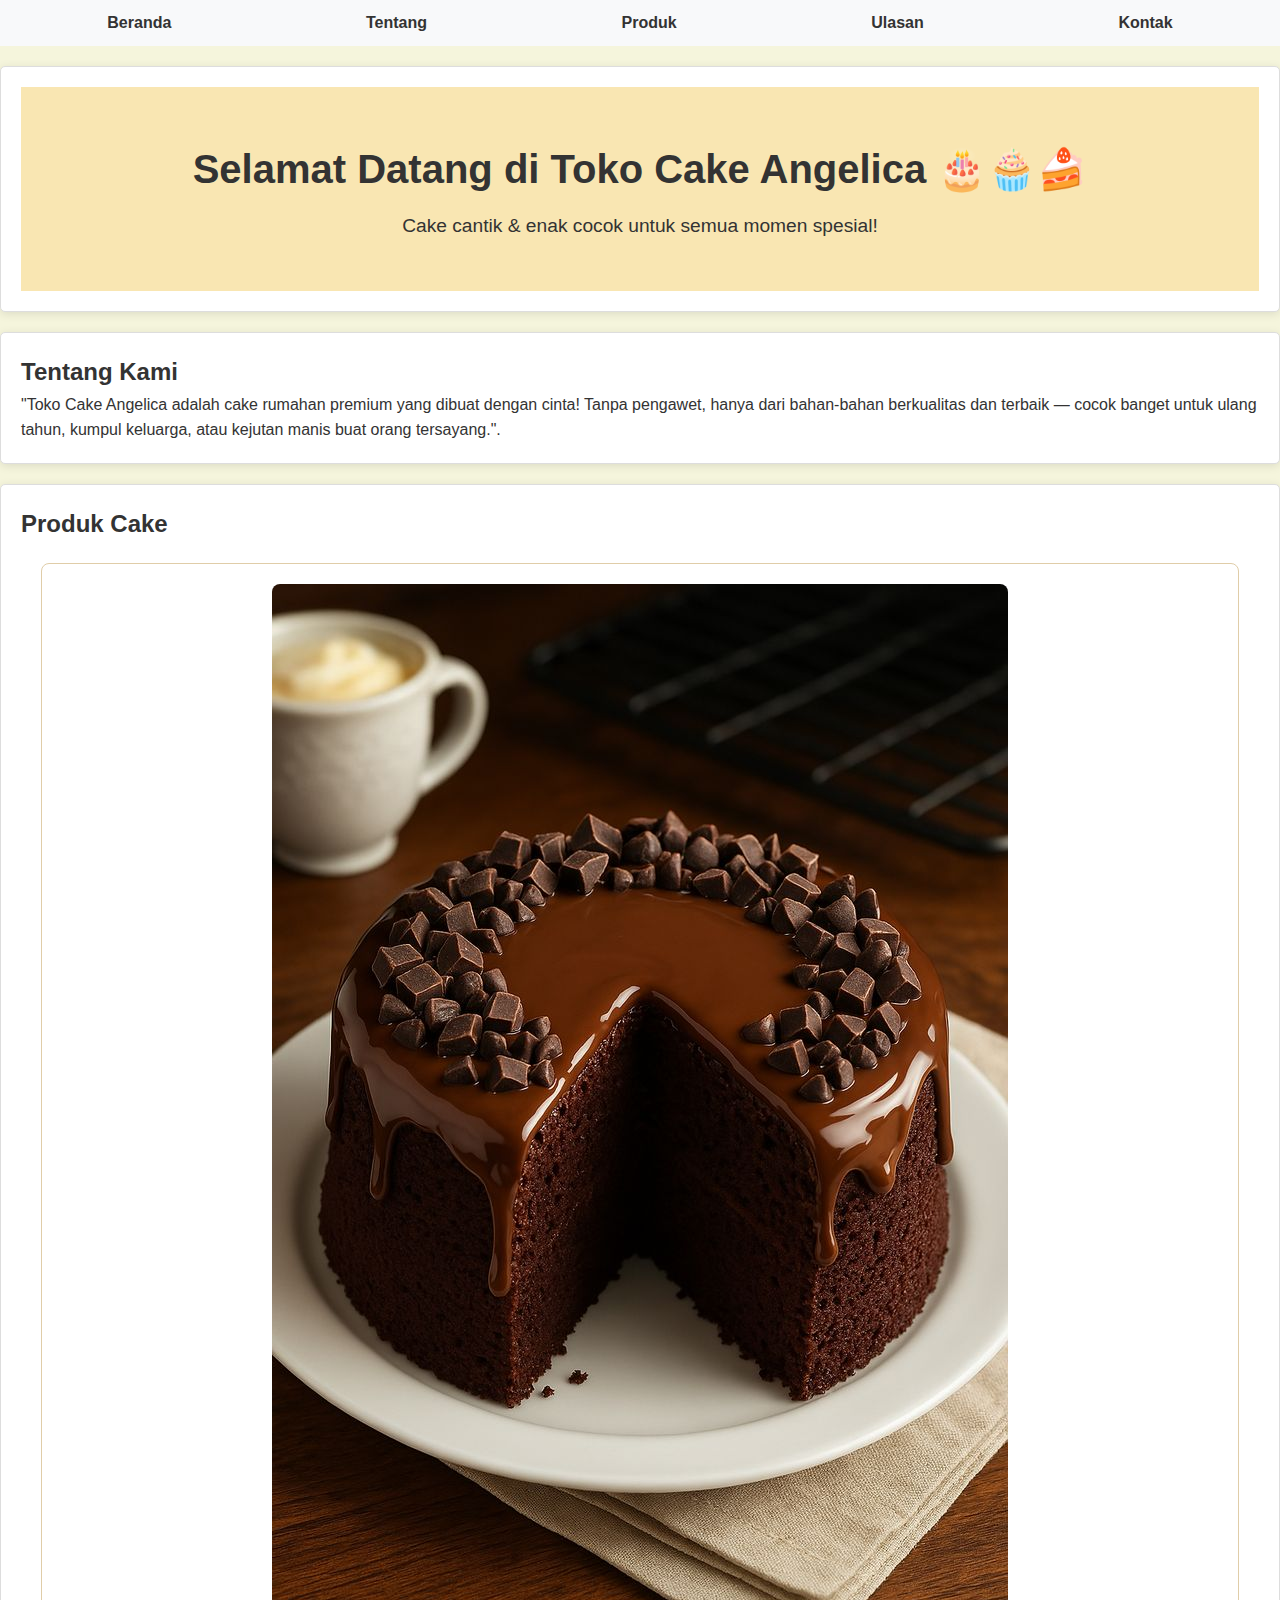
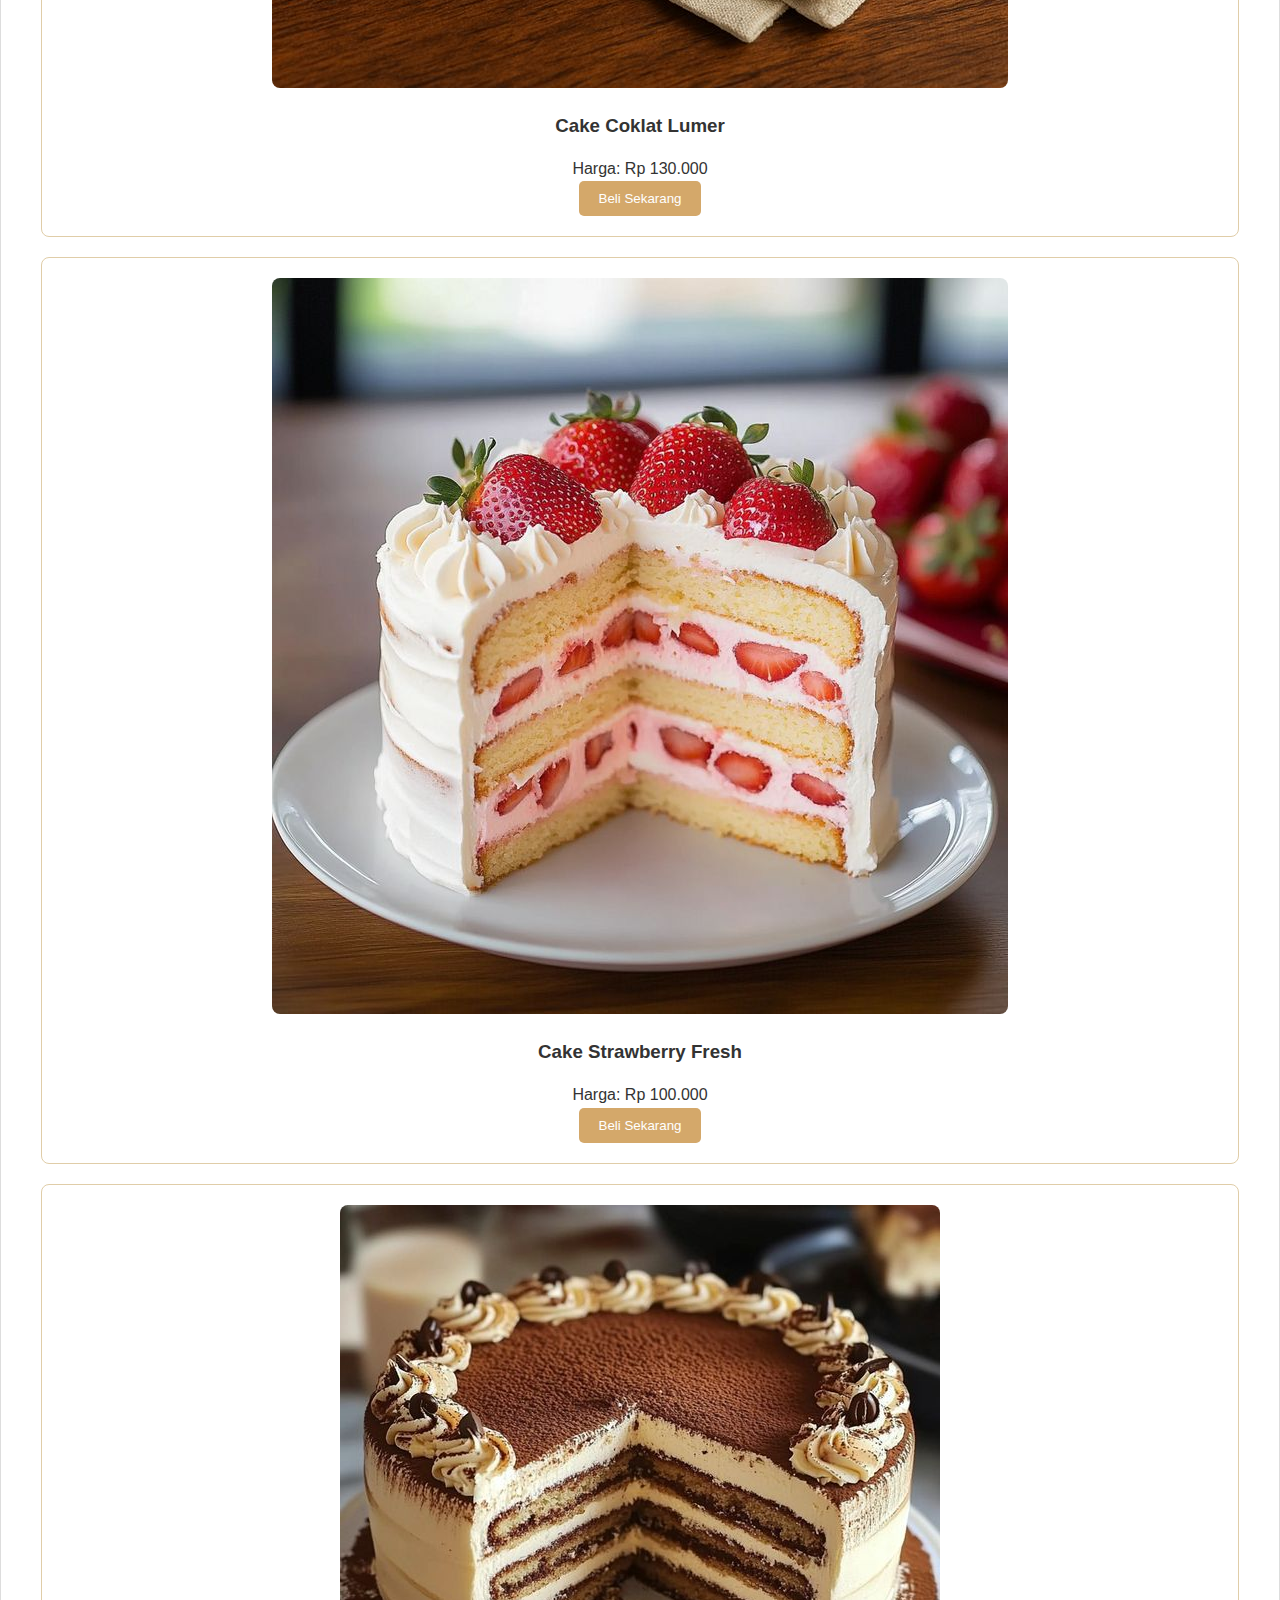
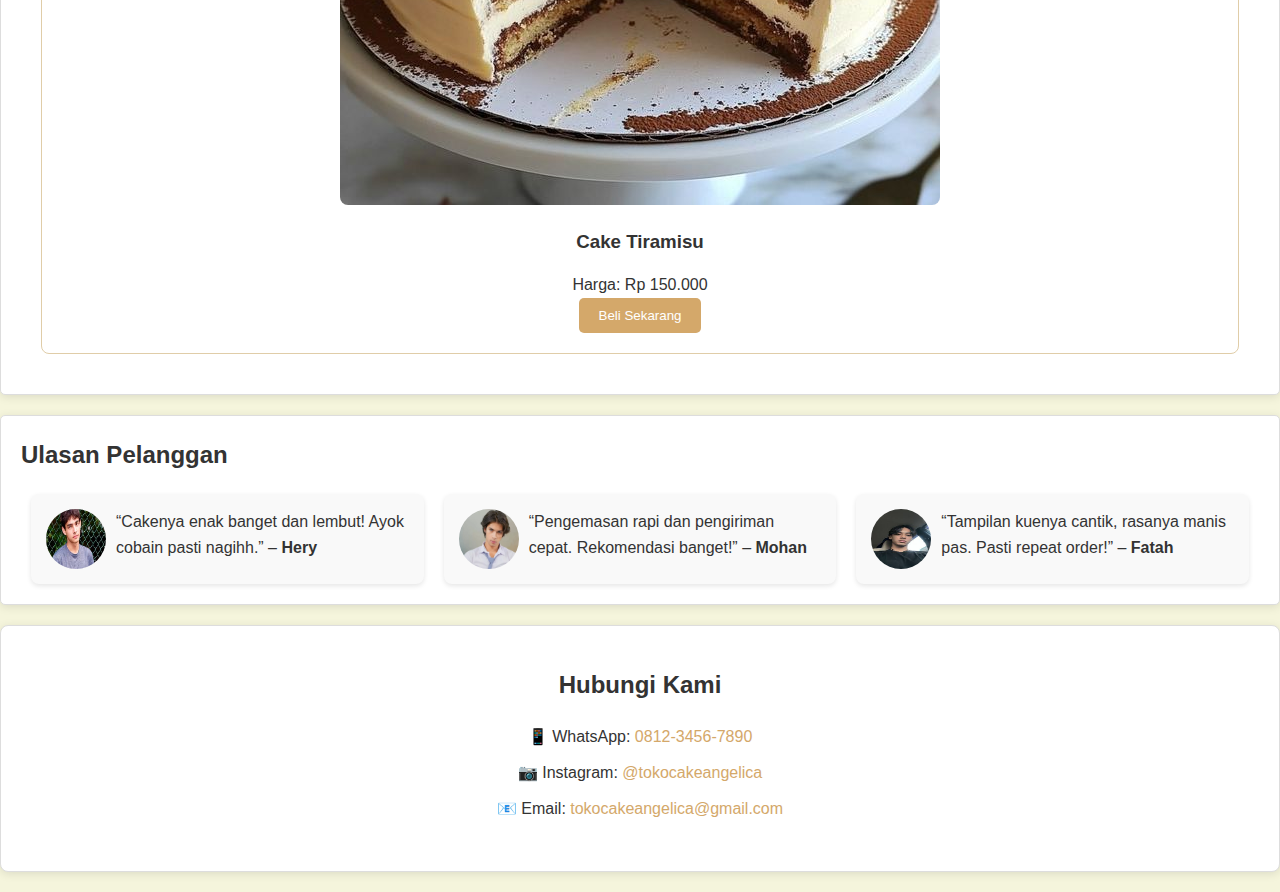
<file: index.html>
<!DOCTYPE html>
<html lang="en">
  <head>
    <meta charset="UTF-8" />
    <meta name="viewport" content="width=device-width, initial-scale=1.0" />
    <title>Toko Cake Angelica</title>
    <link rel="stylesheet" href="style.css" />
  </head>
  <body>
    <nav>
      <ul>
        <li><a href="#beranda">Beranda</a></li>
            <li><a href="#tentang">Tentang</a></li>
            <li><a href="#produk">Produk</a></li>
            <li><a href="#ulasan">Ulasan</a></li>
            <li><a href="#kontak">Kontak</a></li>
      </ul>
    </nav>

    <section id="beranda">
      <header>
        <h1>Selamat Datang di Toko Cake Angelica 🎂🧁🍰</h1>
        <p>Cake cantik & enak cocok untuk semua momen spesial!</p>
      </header>
    </section>

    <section id="tentang">
      <h2>Tentang Kami</h2>
      <p>
        "Toko Cake Angelica adalah cake rumahan premium yang dibuat dengan cinta! Tanpa pengawet, hanya dari bahan-bahan berkualitas dan terbaik — cocok banget untuk ulang tahun, kumpul keluarga, atau kejutan manis buat orang tersayang.".
      </p>
    </section>

    <section id="produk">
      <h2>Produk Cake</h2>
      <div class="produk-item">
        <img src="cake 1.jpg" alt="Cake Coklat" />
        <h3>Cake Coklat Lumer</h3>
        <p>Harga: Rp 130.000</p>
        <button>Beli Sekarang</button>
      </div>
      <div class="produk-item">
        <img src="cake 2.jpg" alt="Cake Strawberry" />
        <h3>Cake Strawberry Fresh</h3>
        <p>Harga: Rp 100.000</p>
        <button>Beli Sekarang</button>
      </div>
      <div class="produk-item">
        <img src="cake 3.jpg" alt="Cake Tiramisu" />
        <h3>Cake Tiramisu</h3>
        <p>Harga: Rp 150.000</p>
        <button>Beli Sekarang</button>
      </div>
    </section>

    <section id="ulasan">
      <h2>Ulasan Pelanggan</h2>
      <div class="ulasan-container">
        <div class="ulasan">
          <img src="hary.jpg" alt="Foto hery" class="ulasan-foto" />
          <p>“Cakenya enak banget dan lembut! Ayok cobain pasti nagihh.” – <strong>Hery</strong></p>
        </div>
        <div class="ulasan">
          <img src="mohan.webp" alt="Foto mohan" class="ulasan-foto" />
          <p>“Pengemasan rapi dan pengiriman cepat. Rekomendasi banget!” – <strong>Mohan</strong></p>
        </div>
        <div class="ulasan">
          <img src="fatah.jpg" alt="Foto fatah" class="ulasan-foto" />
          <p>“Tampilan kuenya cantik, rasanya manis pas. Pasti repeat order!” – <strong>Fatah</strong></p>
        </div>
      </div>
    </section>

    <section id="kontak">
      <h2>Hubungi Kami</h2>
      <p>📱 WhatsApp: <a href="https://wa.me/6281234567890" target="_blank">0812-3456-7890</a></p>
      <p>📷 Instagram: <a href="https://instagram.com/tokocakeangelica" target="_blank">@tokocakeangelica</a></p>
      <p>📧 Email: <a href="https://Email.com/tokocakeangelica" target="_blank">tokocakeangelica@gmail.com</a></p>
    </section>

  </body>
</html>
</file>
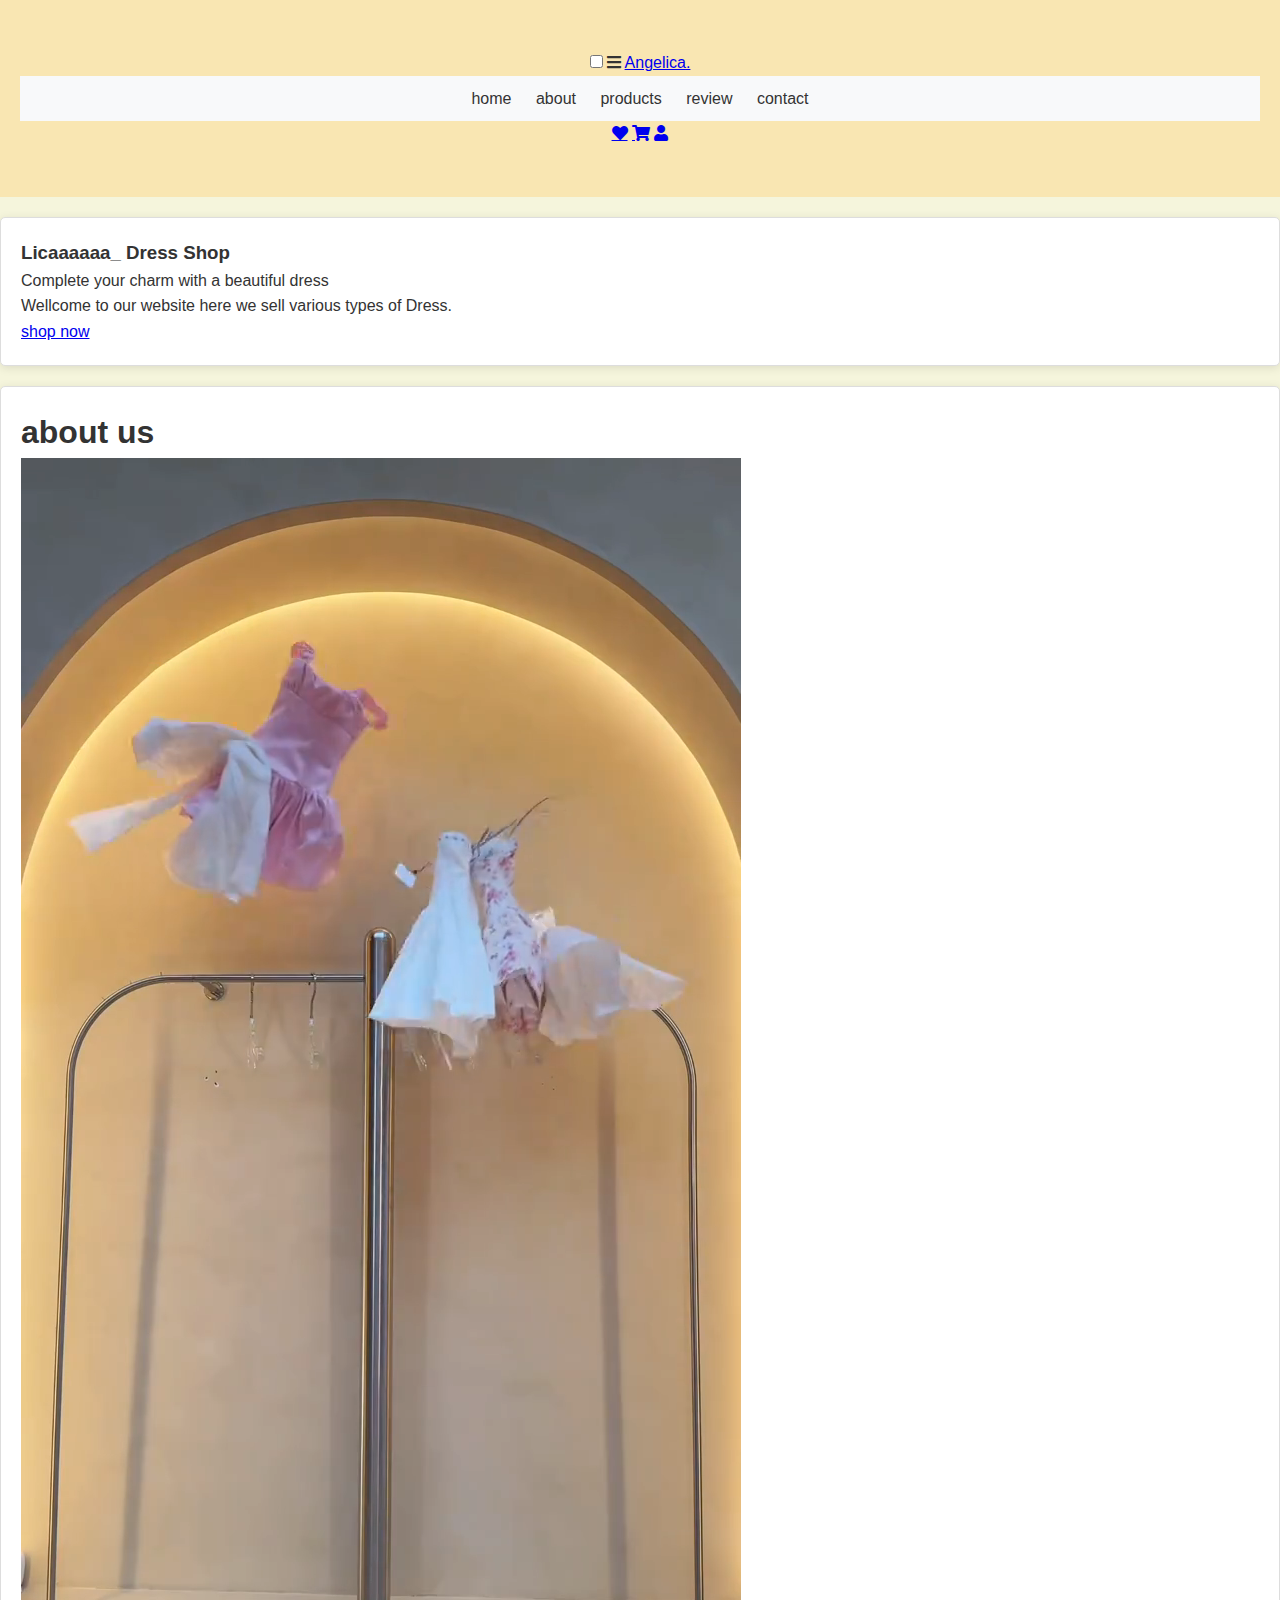
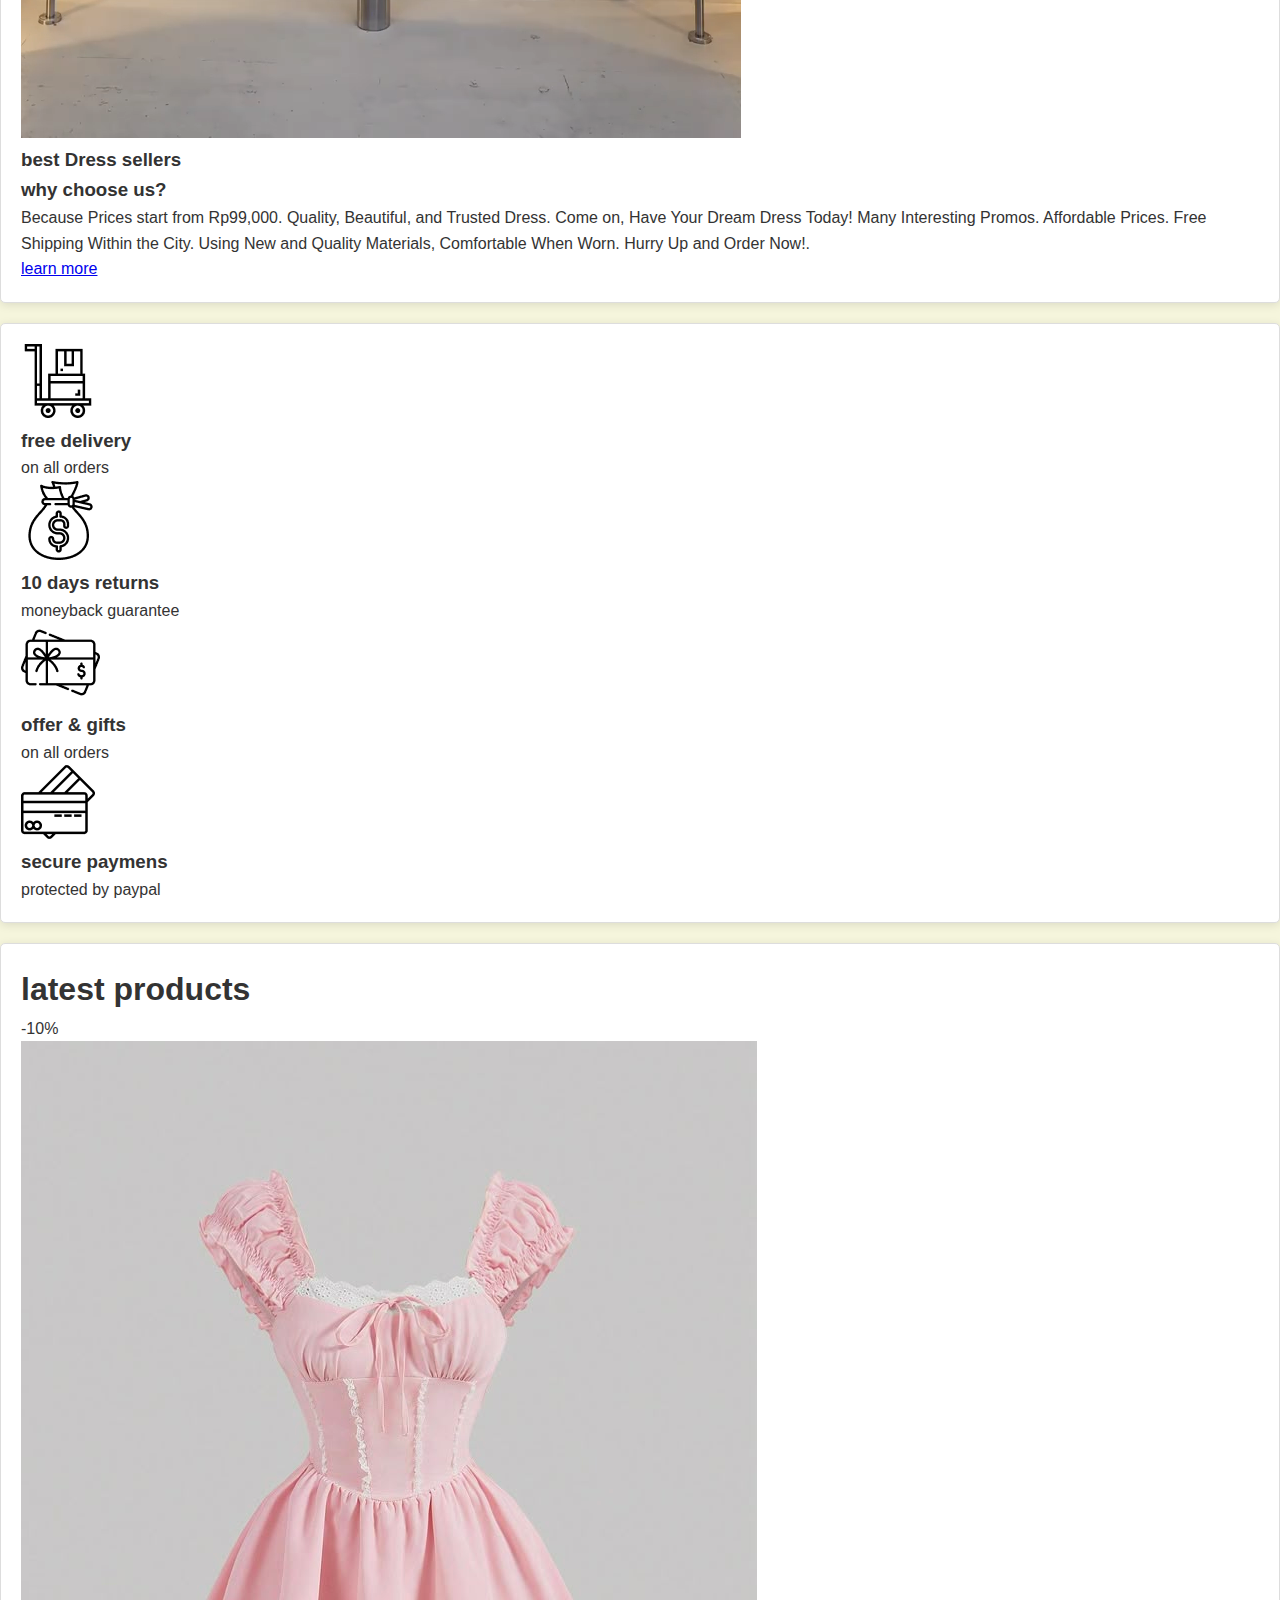
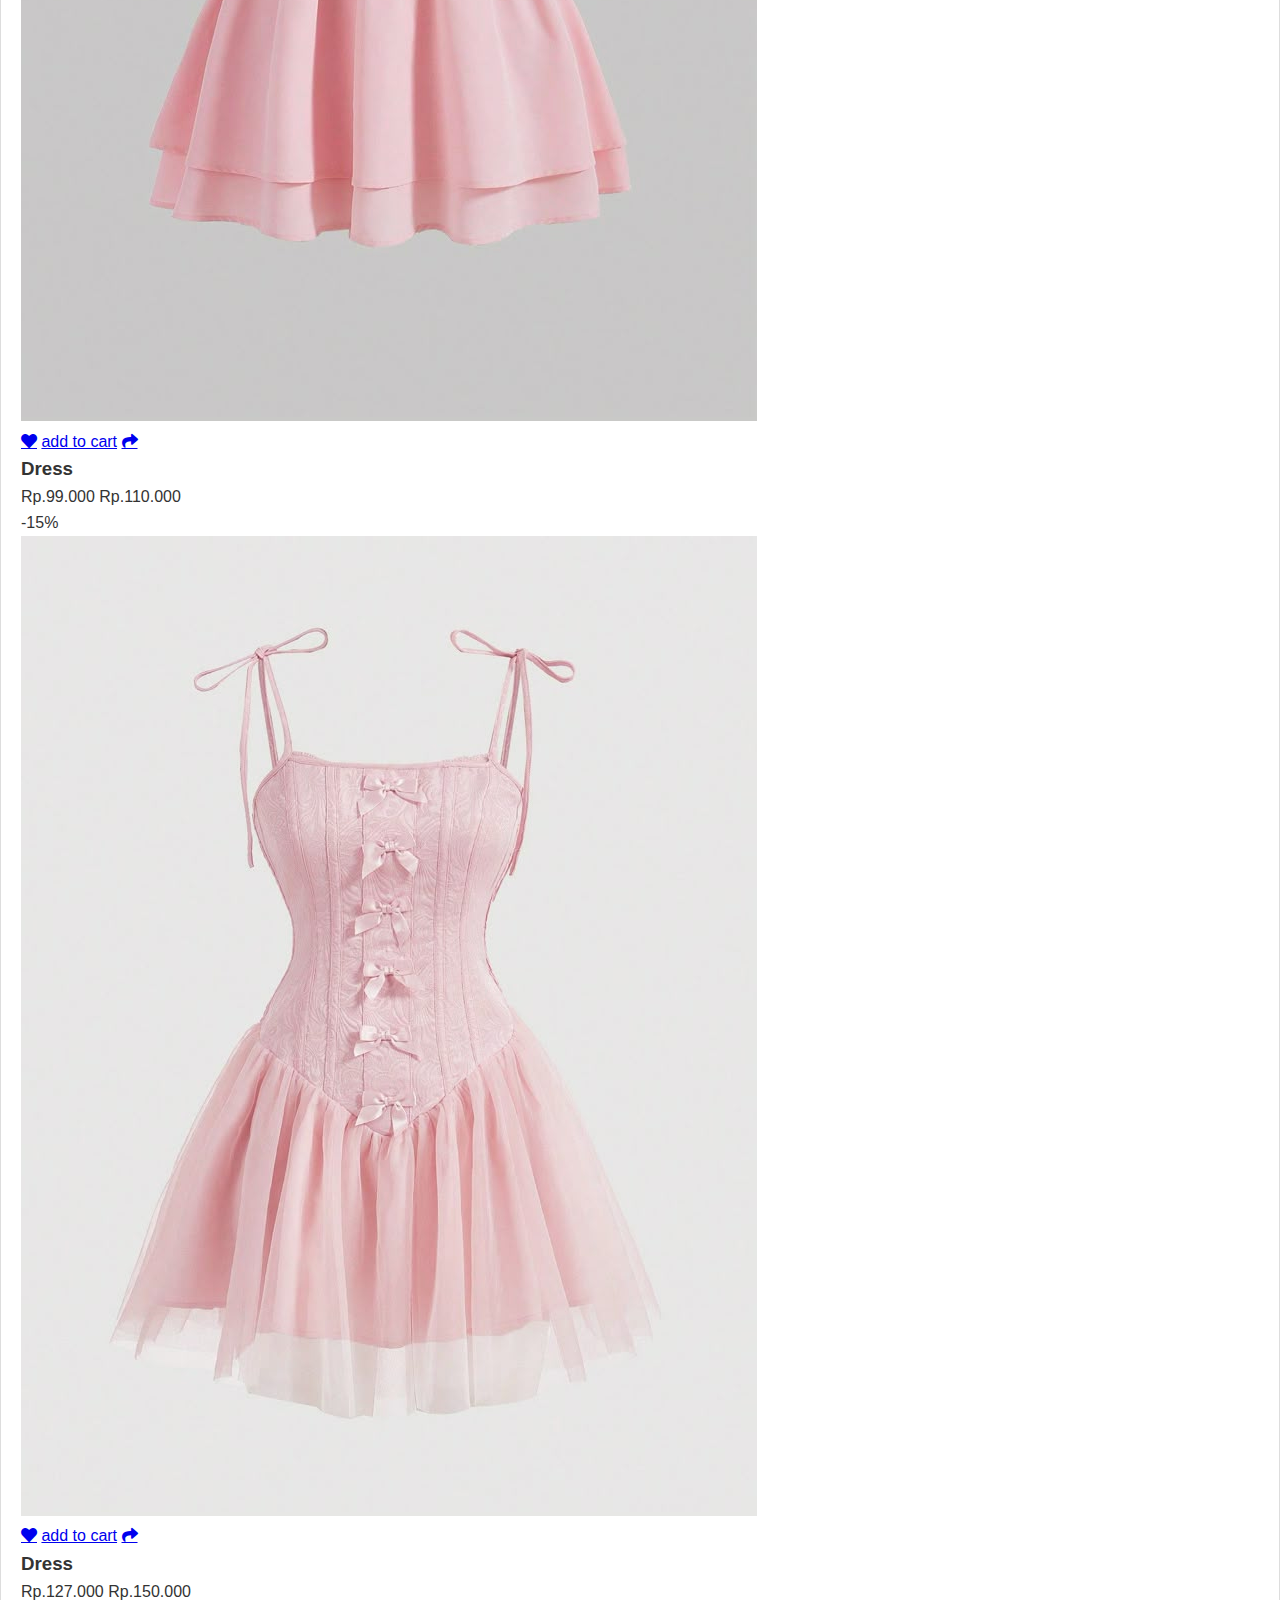
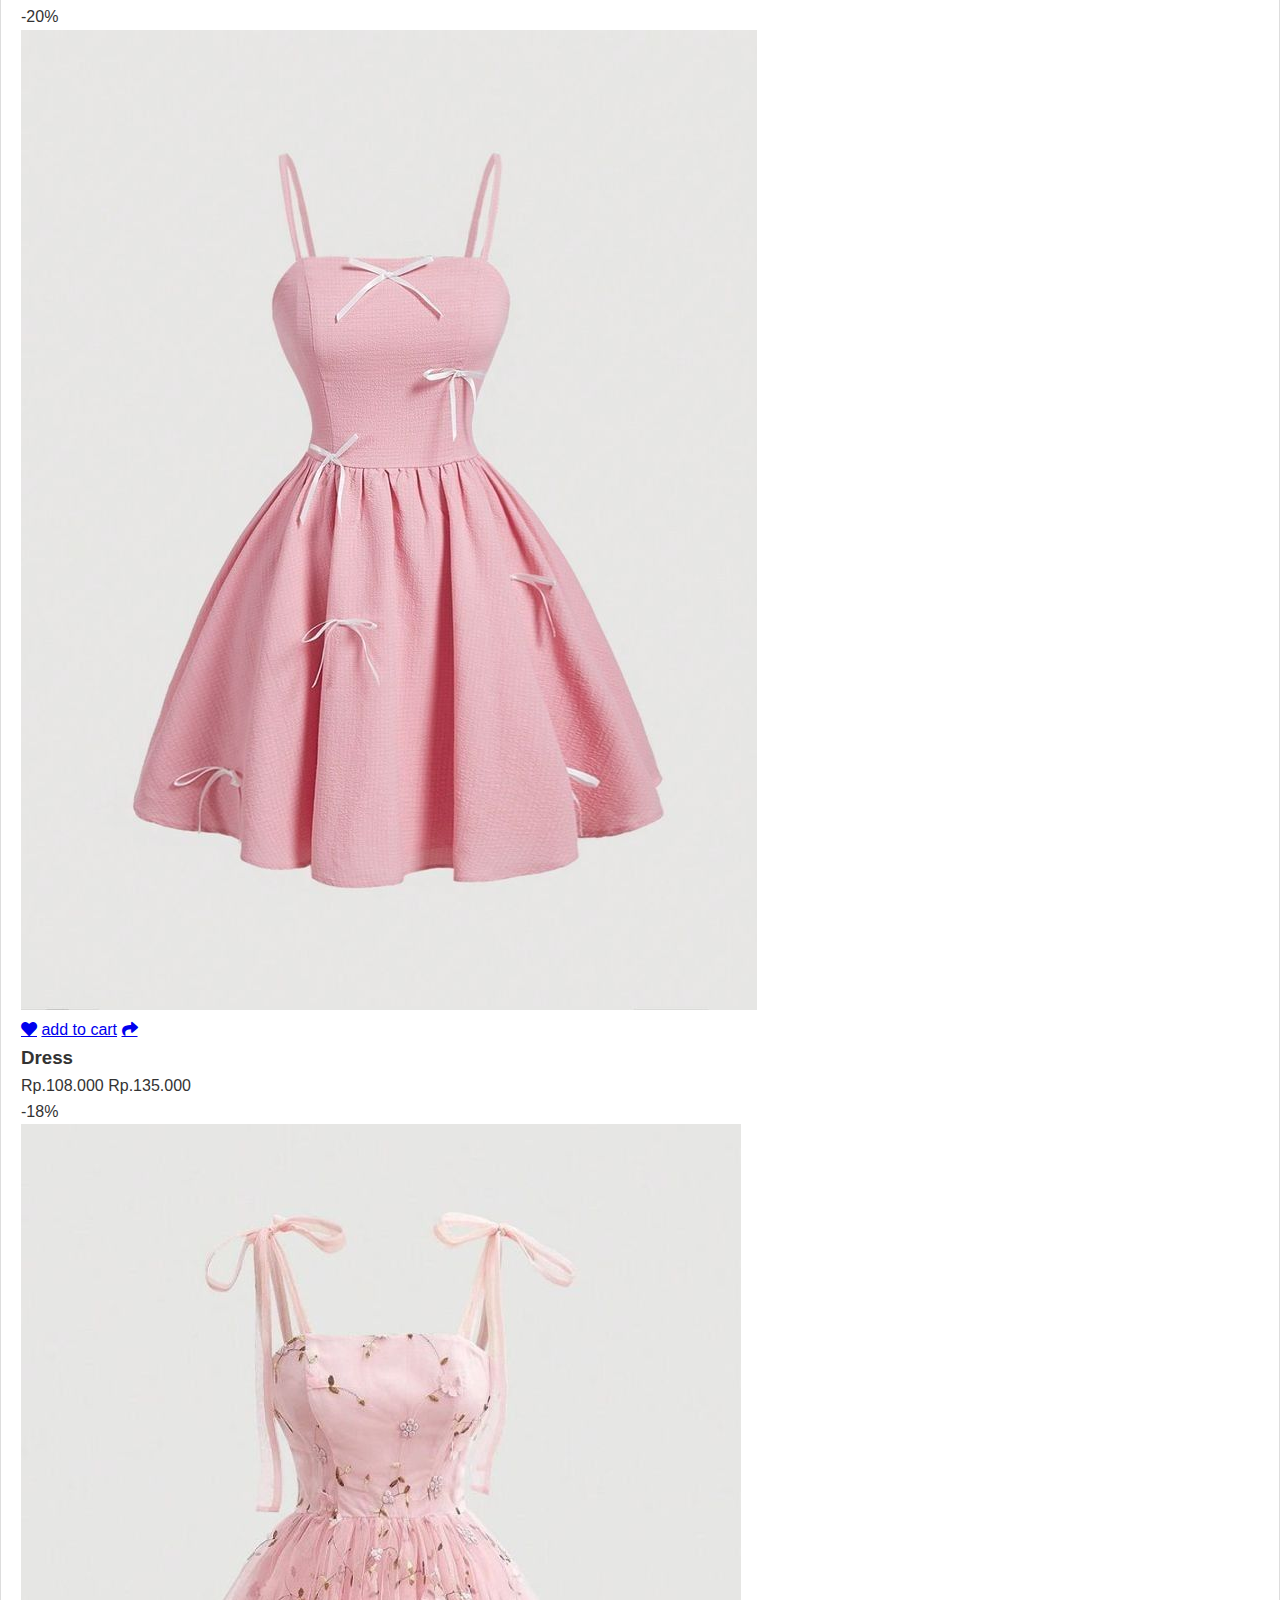
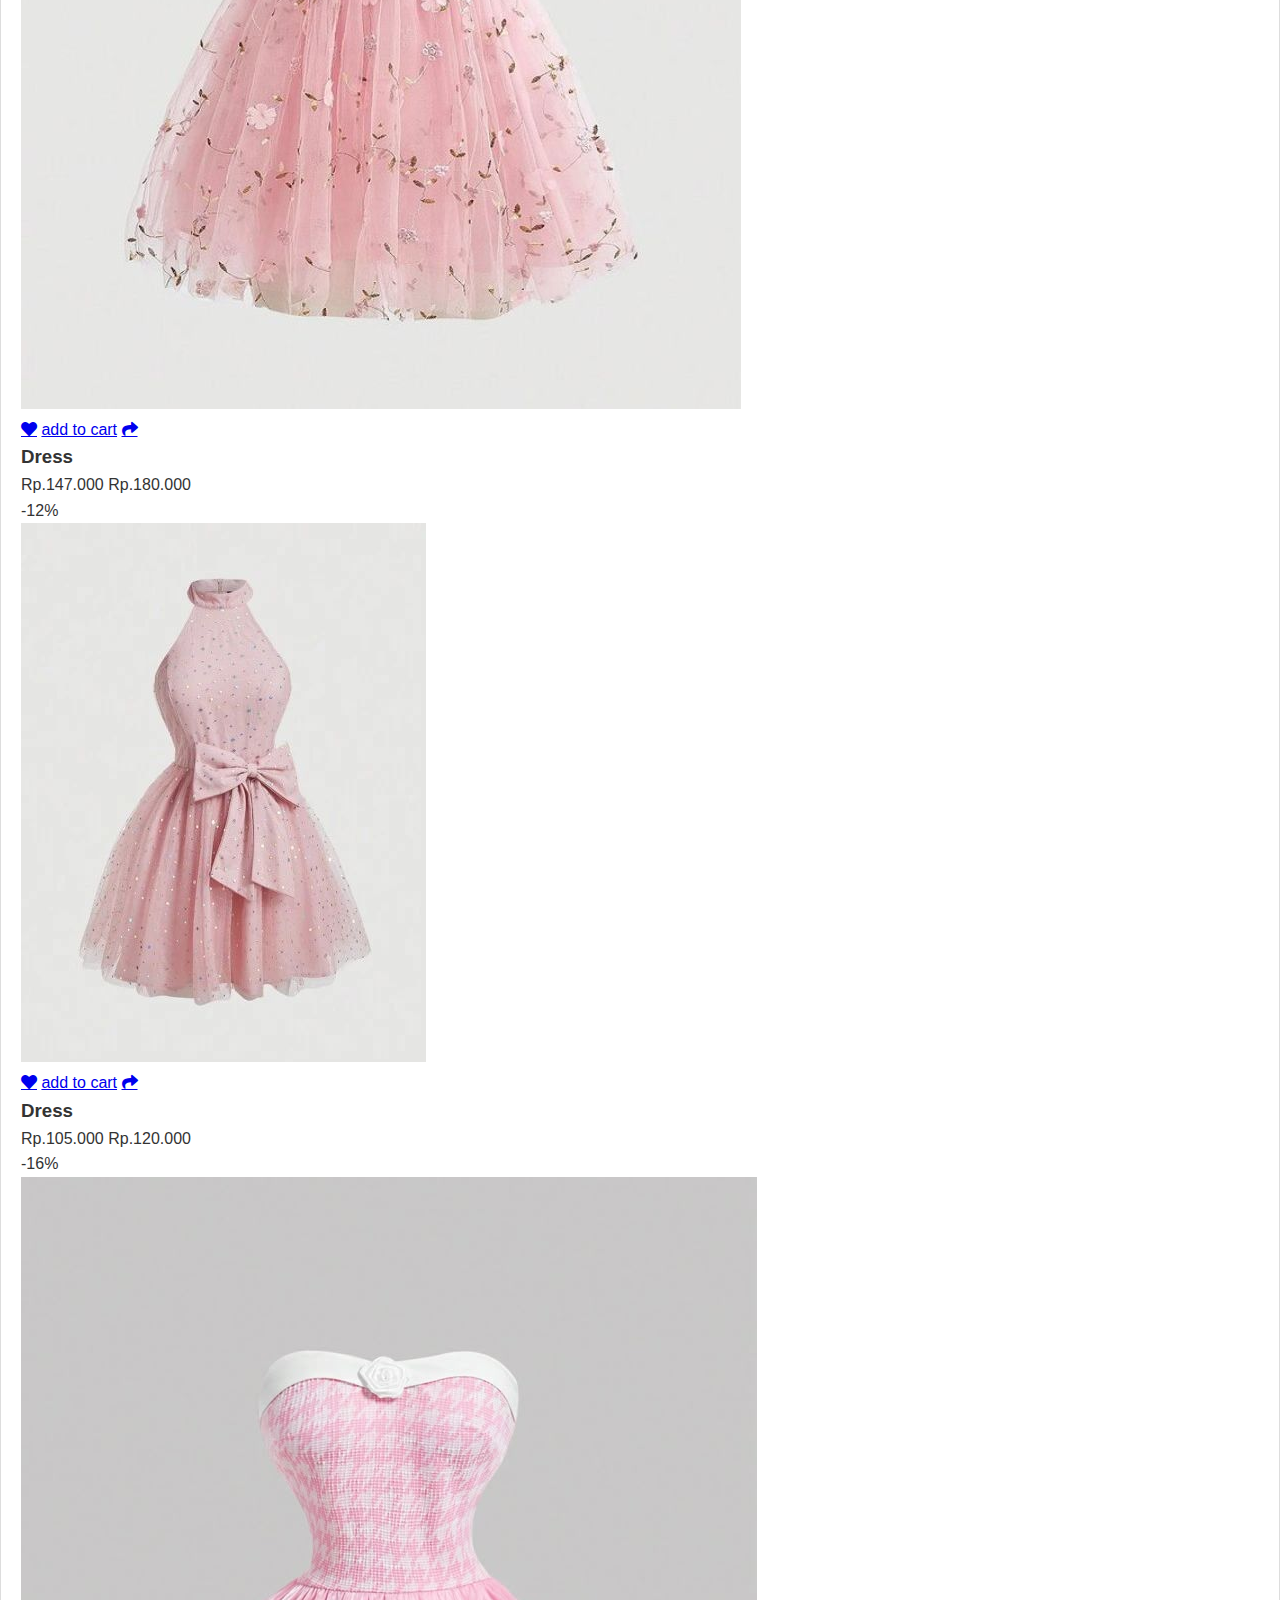
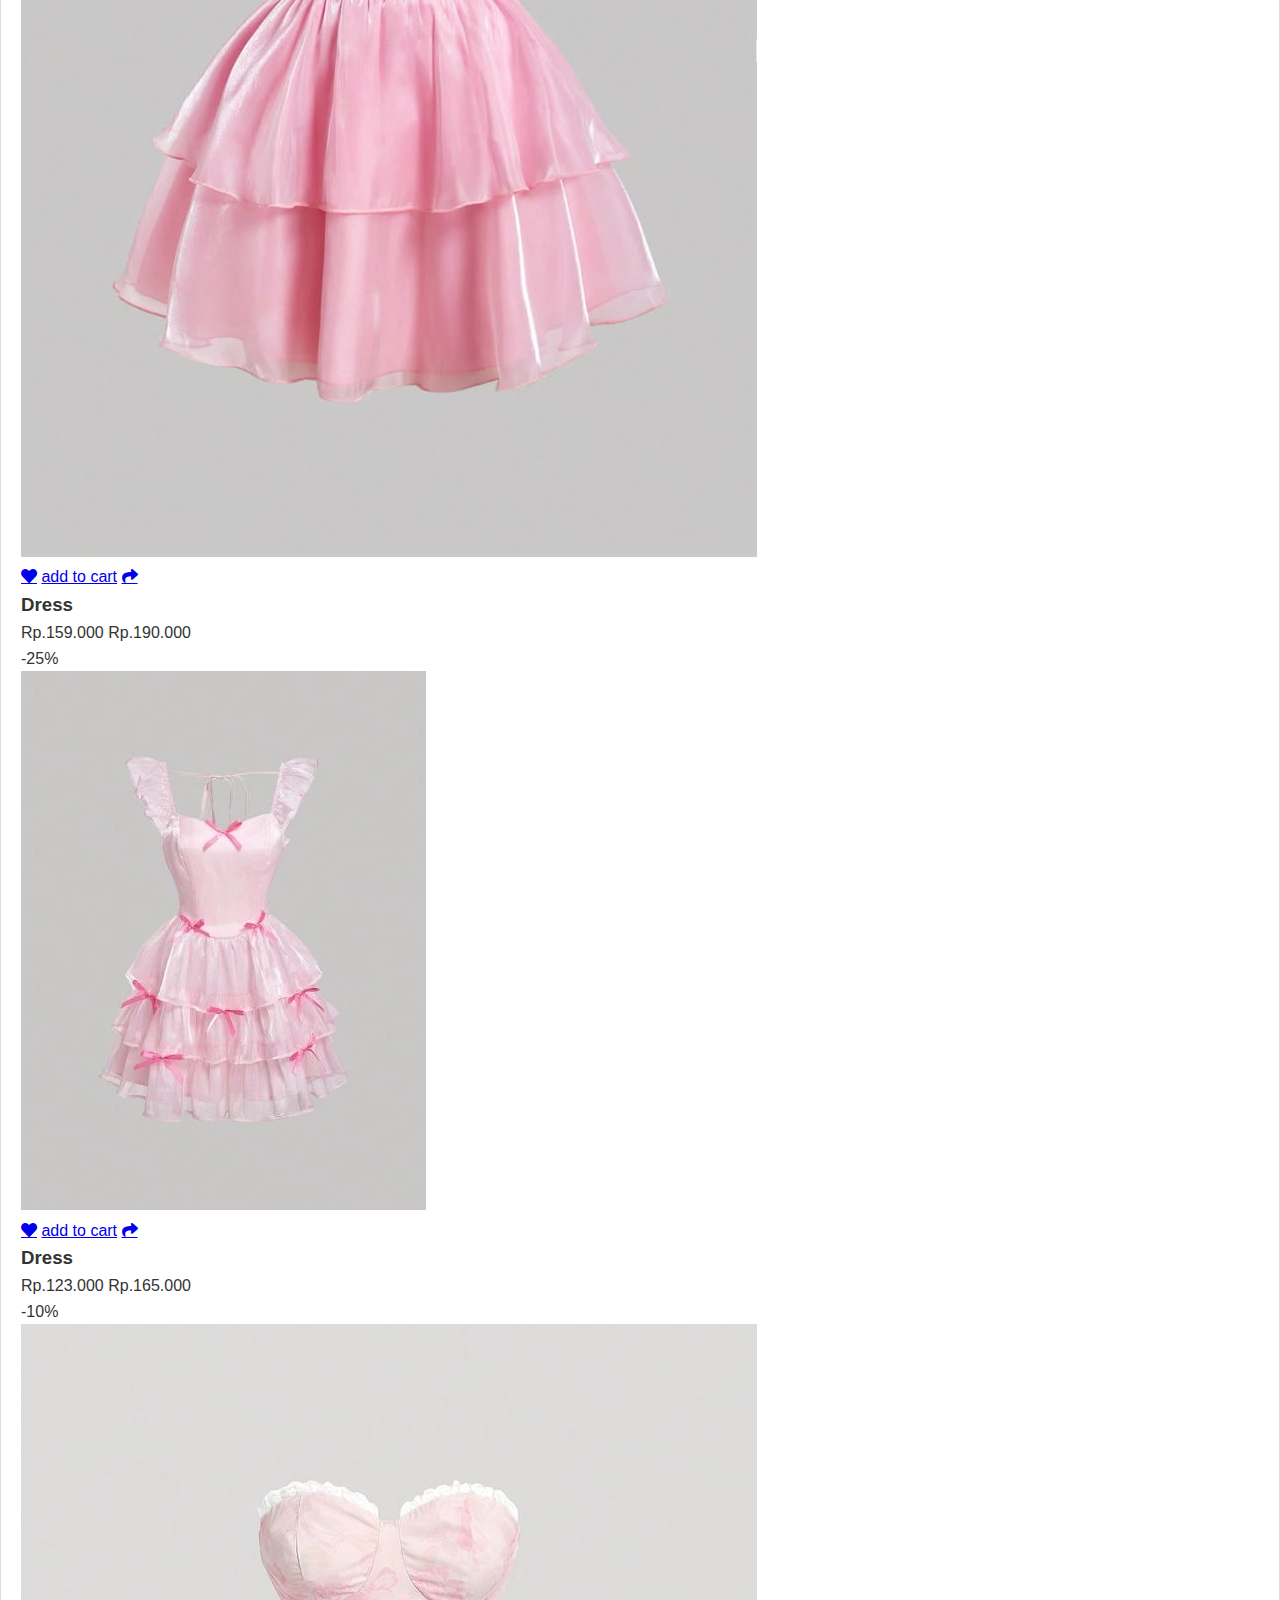
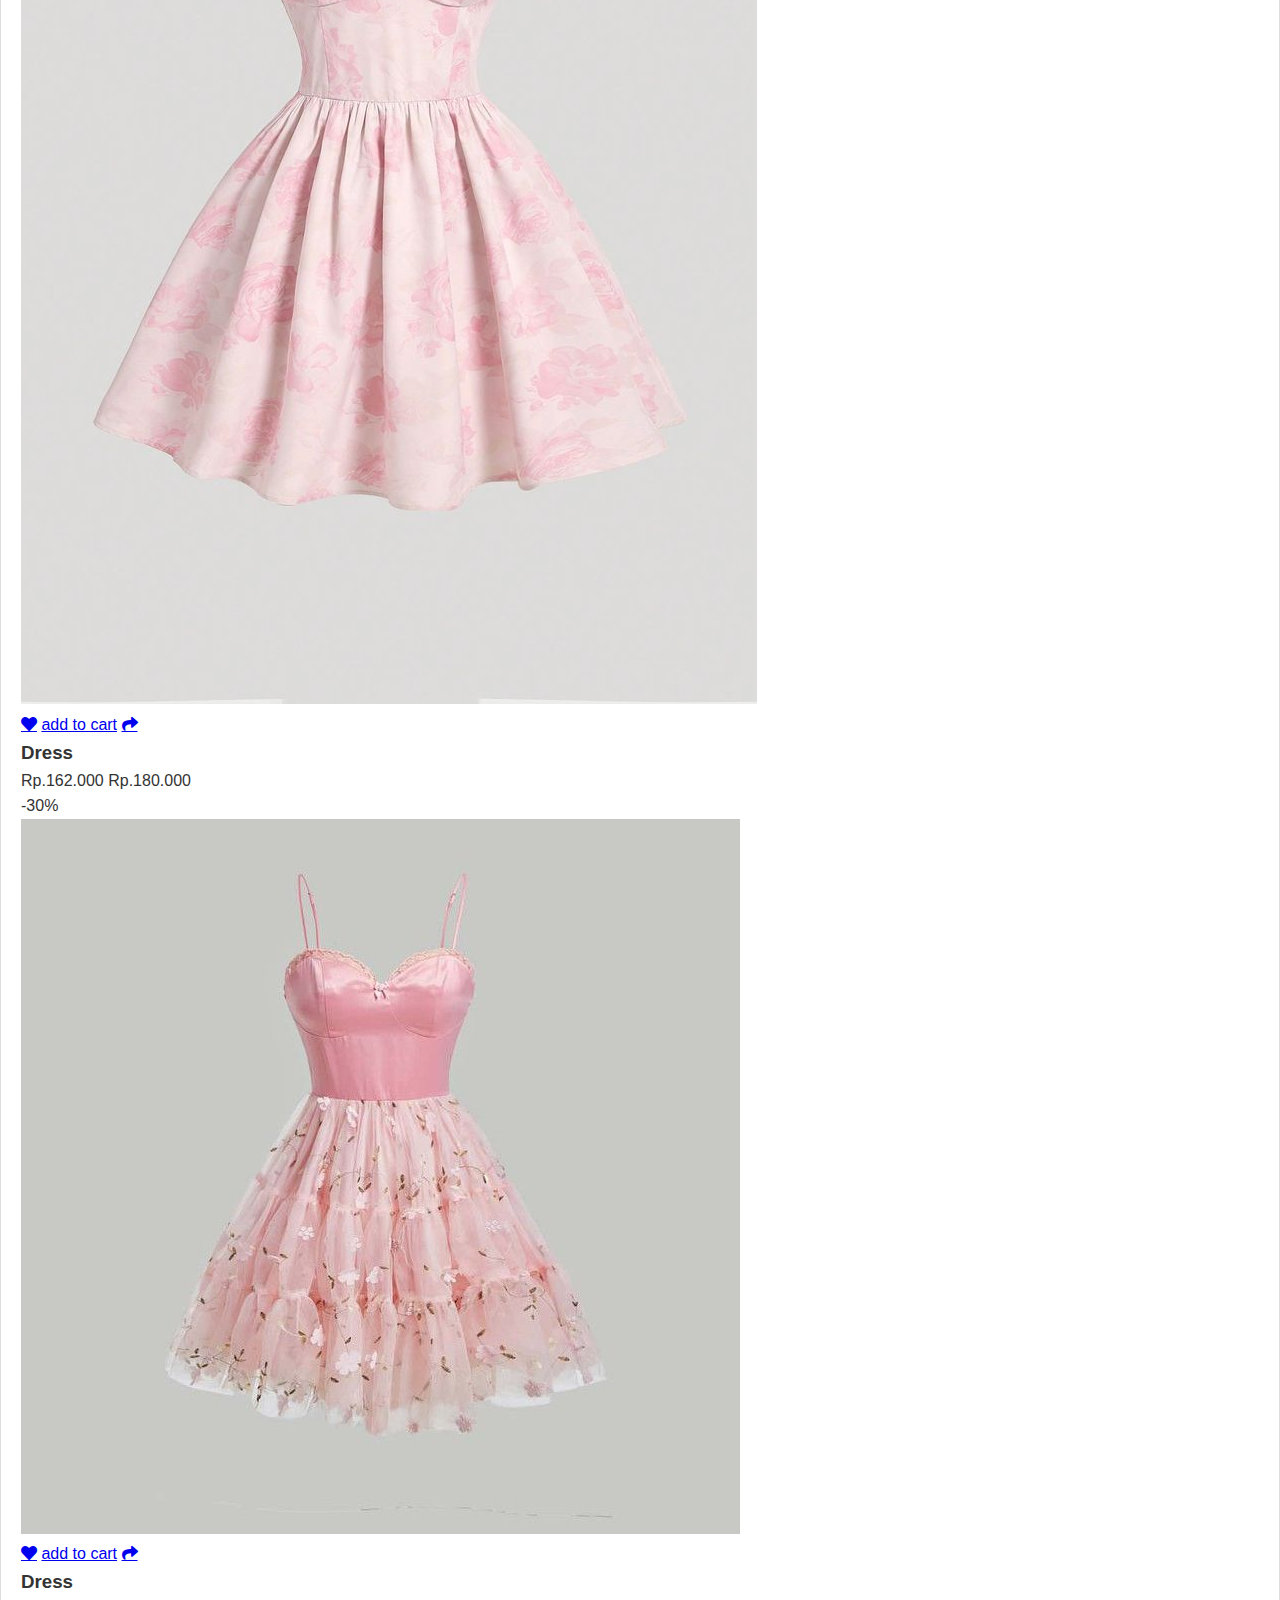
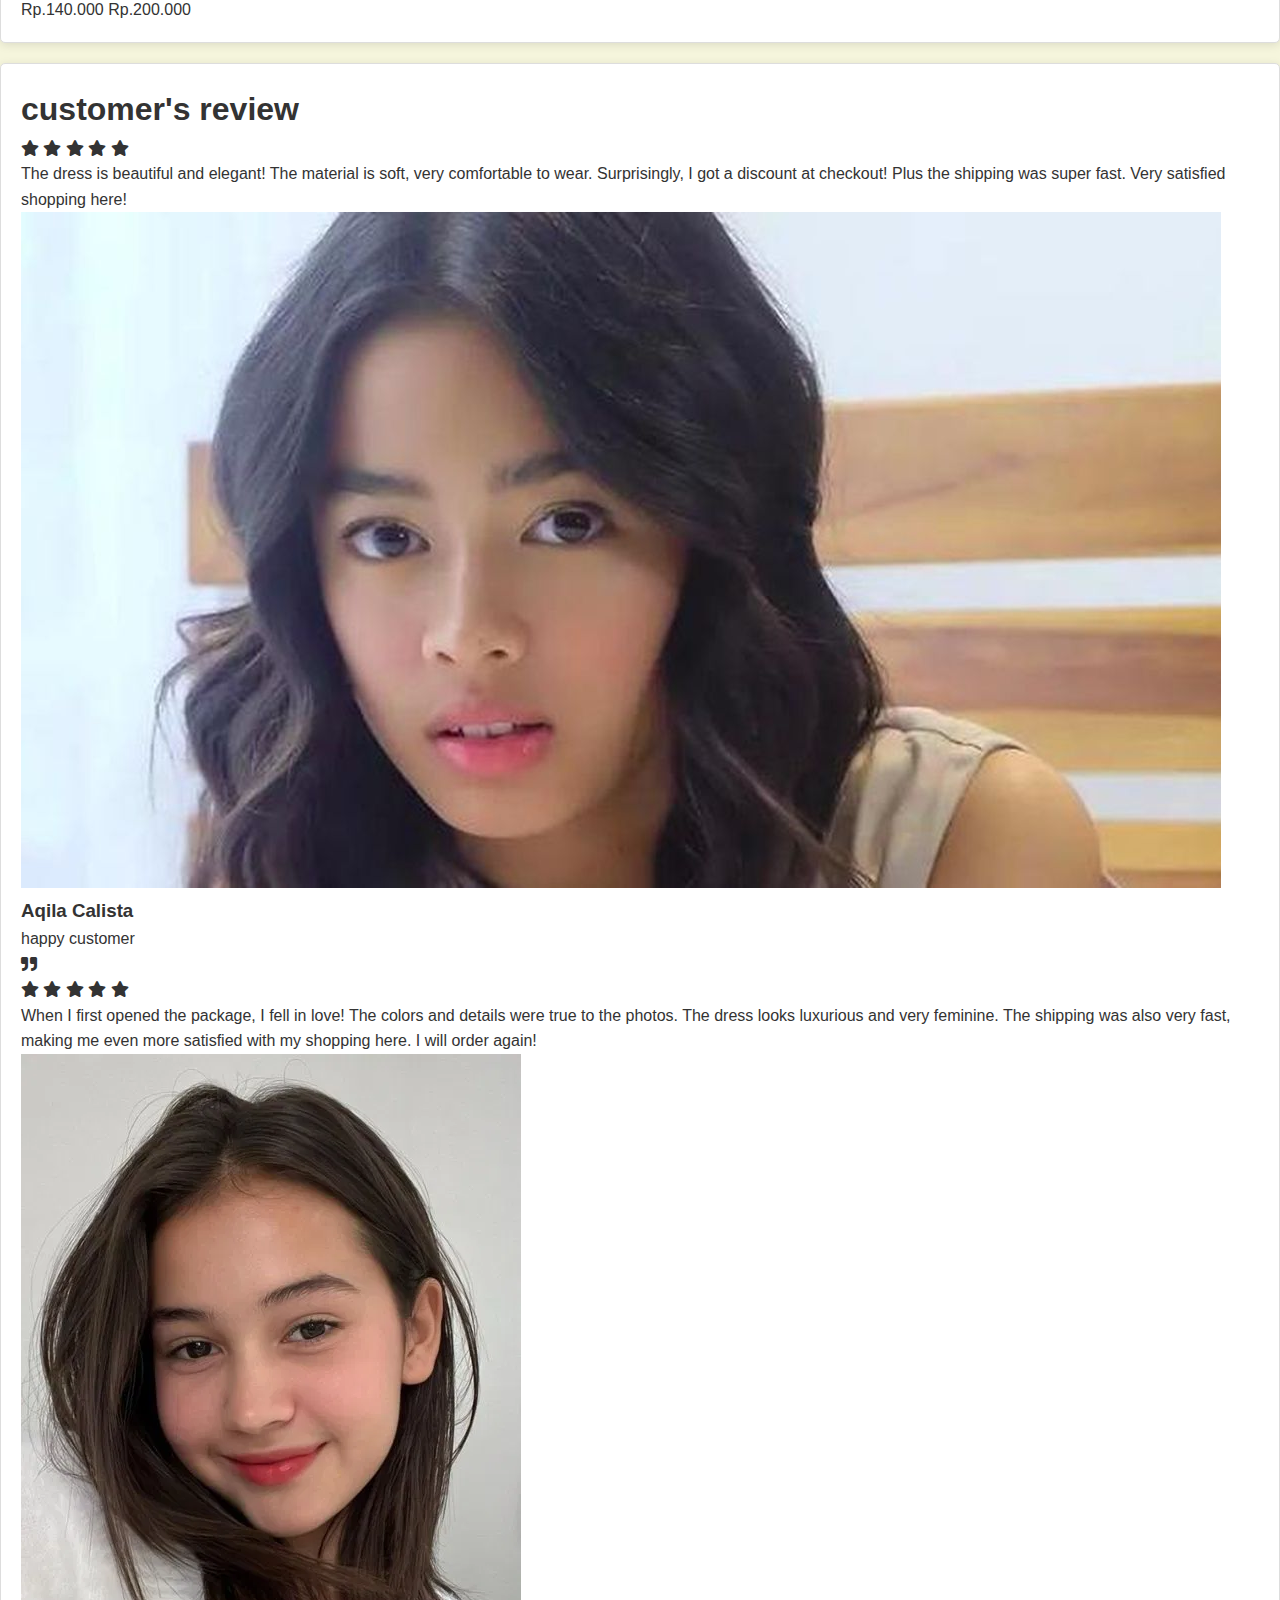
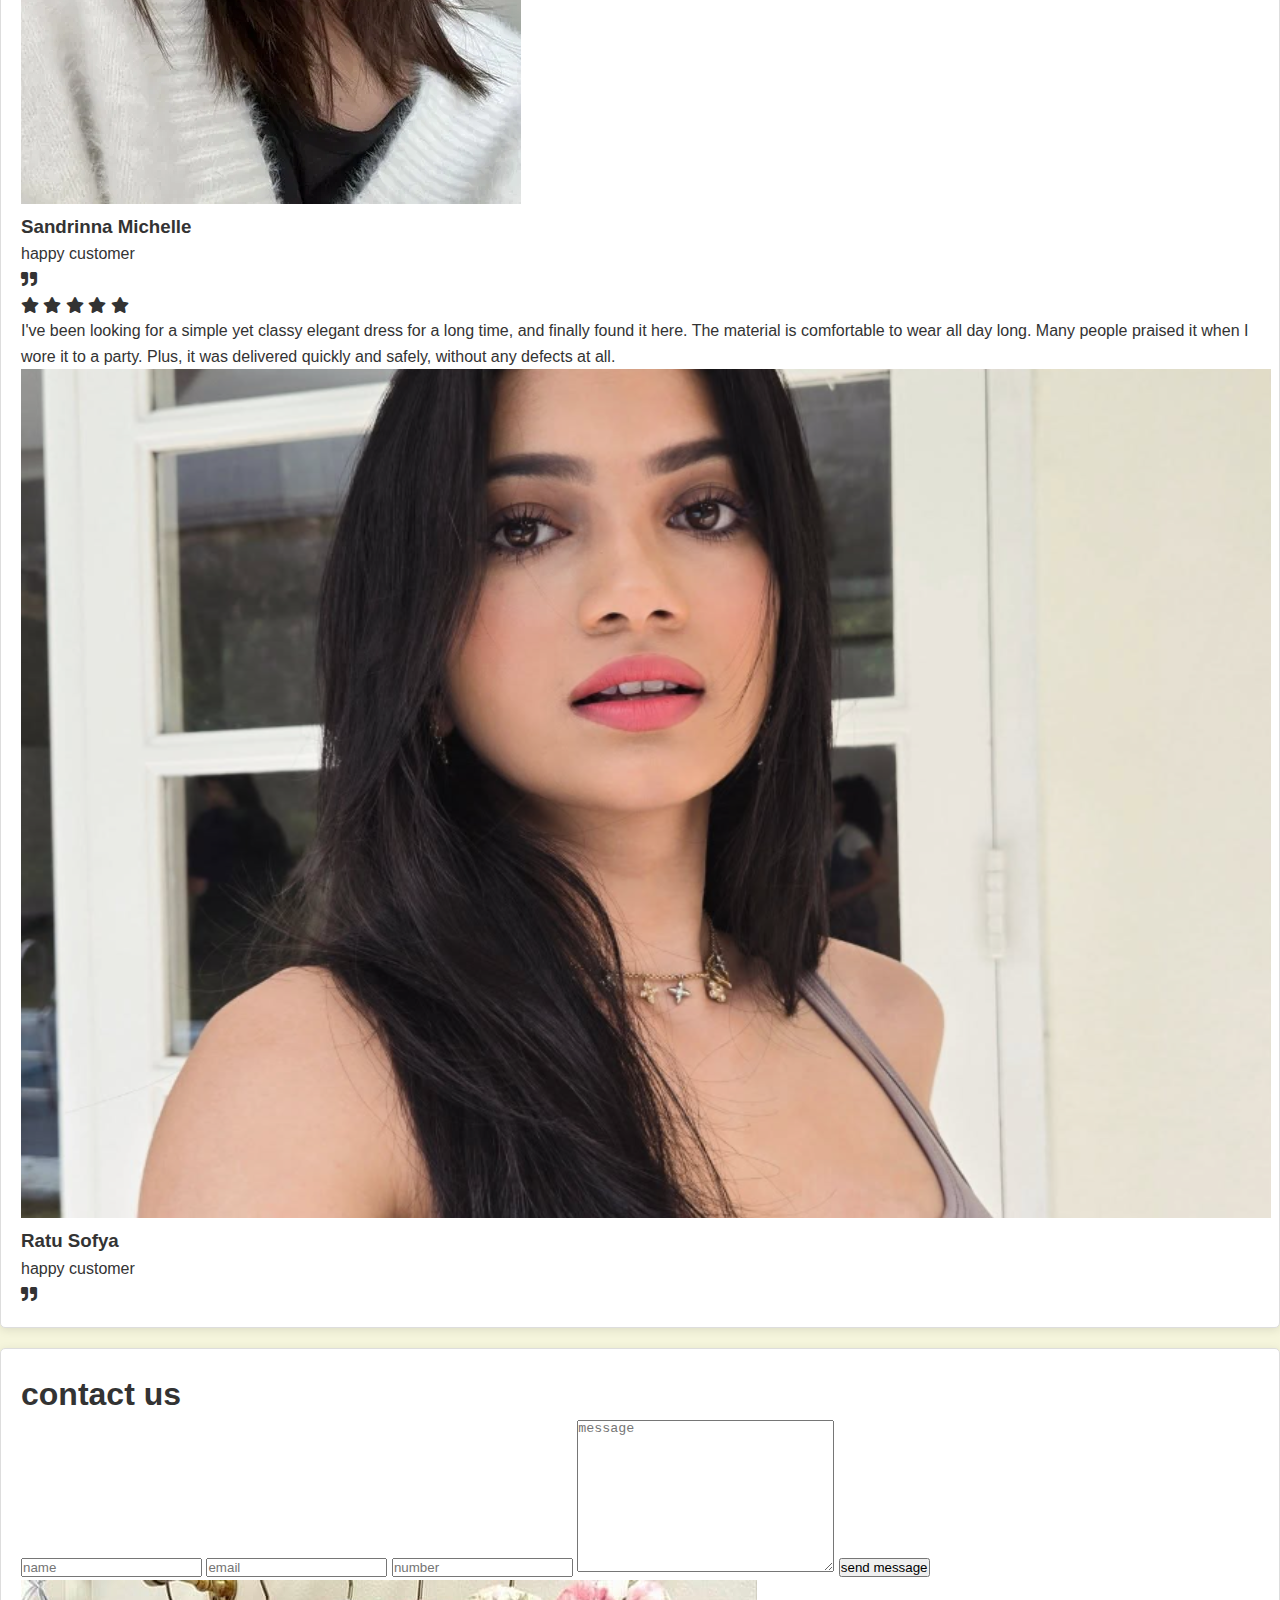
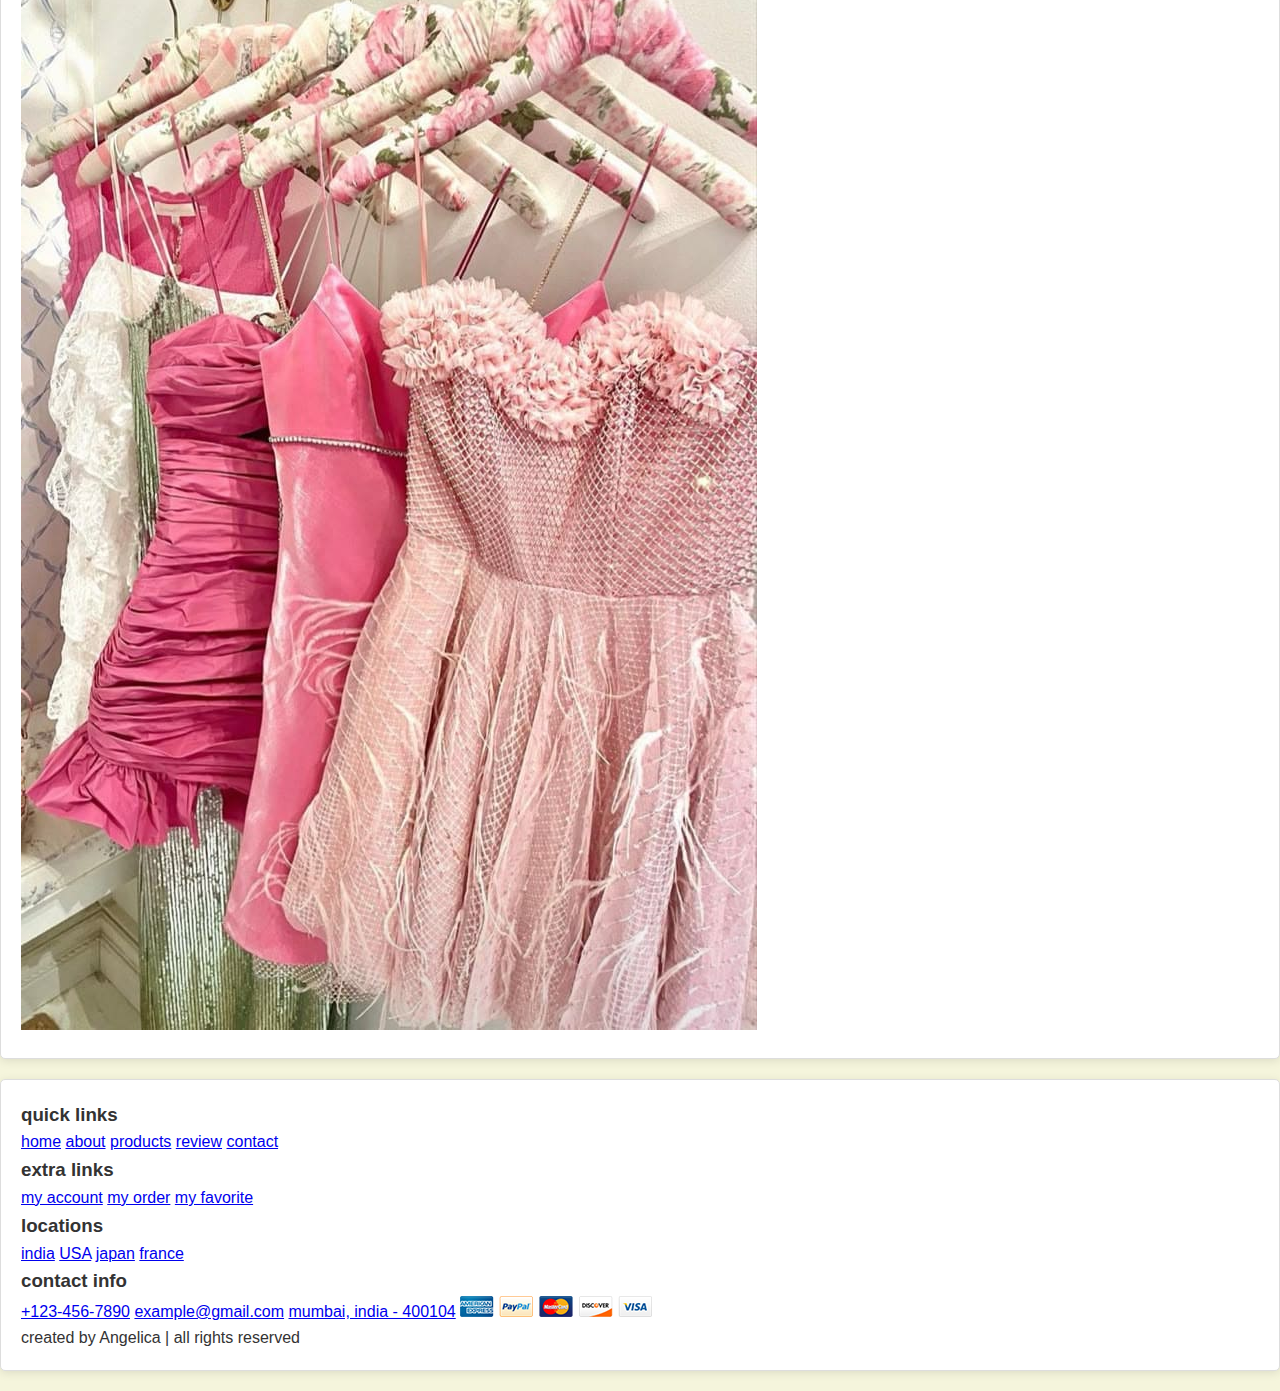
<file: indeks.html>
<!DOCTYPE html>
<html lang="en">
  <head>
    <meta charset="UTF-8" />
    <meta http-equiv="X-UA-Compatible" content="IE=edge" />
    <meta name="viewport" content="width=device-width, initial-scale=1.0" />
    <title>Dress Shop</title>

    <!-- font awesome cdn link  -->
    <link rel="stylesheet" href="https://cdnjs.cloudflare.com/ajax/libs/font-awesome/5.15.3/css/all.min.css" />

    <!-- custom css file link  -->
    <link rel="stylesheet" href="style.css" />
  </head>
  <body>
    <!-- header section starts  -->

    <header>
      <input type="checkbox" name="" id="toggler" />
      <label for="toggler" class="fas fa-bars"></label>

      <a href="#" class="logo">Angelica<span>.</span></a>

      <nav class="navbar">
        <a href="#home">home</a>
        <a href="#about">about</a>
        <a href="#products">products</a>
        <a href="#review">review</a>
        <a href="#contact">contact</a>
      </nav>

      <div class="icons">
        <a href="#" class="fas fa-heart"></a>
        <a href="#" class="fas fa-shopping-cart"></a>
        <a href="#" class="fas fa-user"></a>
      </div>
    </header>

    <!-- header section ends -->

    <!-- home section starts  -->

    <section class="home" id="home">
      <div class="content">
        <h3>Licaaaaaa_ Dress Shop</h3>
        <span> Complete your charm with a beautiful dress </span>
        <p>Wellcome to our website here we sell various types of Dress.</p>
        <a href="#" class="btn">shop now</a>
      </div>
    </section>

    <!-- home section ends -->

    <!-- about section starts  -->

    <section class="about" id="about">
      <h1 class="heading"><span> about </span> us</h1>

      <div class="row">
        <div class="video-container">
          <video src="vidio 1.mp4" loop autoplay muted></video>
          <h3>best Dress sellers</h3>
        </div>

        <div class="content">
          <h3>why choose us?</h3>
          <p>
            Because Prices start from Rp99,000. Quality, Beautiful, and Trusted Dress. Come on, Have Your Dream Dress Today! Many Interesting Promos. Affordable Prices. Free Shipping Within the City. Using New and Quality Materials,
            Comfortable When Worn. Hurry Up and Order Now!.
          </p>
          <a href="#" class="btn">learn more</a>
        </div>
      </div>
    </section>

    <!-- about section ends -->

    <!-- icons section starts  -->

    <section class="icons-container">
      <div class="icons">
        <img src="icon-1.png" alt="" />
        <div class="info">
          <h3>free delivery</h3>
          <span>on all orders</span>
        </div>
      </div>

      <div class="icons">
        <img src="icon-2.png" alt="" />
        <div class="info">
          <h3>10 days returns</h3>
          <span>moneyback guarantee</span>
        </div>
      </div>

      <div class="icons">
        <img src="icon-3.png" alt="" />
        <div class="info">
          <h3>offer & gifts</h3>
          <span>on all orders</span>
        </div>
      </div>

      <div class="icons">
        <img src="icon-4.png" alt="" />
        <div class="info">
          <h3>secure paymens</h3>
          <span>protected by paypal</span>
        </div>
      </div>
    </section>

    <!-- icons section ends -->

    <!-- prodcuts section starts  -->

    <section class="products" id="products">
      <h1 class="heading">latest <span>products</span></h1>

      <div class="box-container">
        <div class="box">
          <span class="discount">-10%</span>
          <div class="image">
            <img src="foto 9.jpg" alt="" />
            <div class="icons">
              <a href="#" class="fas fa-heart"></a>
              <a href="#" class="cart-btn">add to cart</a>
              <a href="#" class="fas fa-share"></a>
            </div>
          </div>
          <div class="content">
            <h3>Dress</h3>
            <div class="price">Rp.99.000 <span>Rp.110.000</span></div>
          </div>
        </div>

        <div class="box">
          <span class="discount">-15%</span>
          <div class="image">
            <img src="foto 1.jpg" alt="" />
            <div class="icons">
              <a href="#" class="fas fa-heart"></a>
              <a href="#" class="cart-btn">add to cart</a>
              <a href="#" class="fas fa-share"></a>
            </div>
          </div>
          <div class="content">
            <h3>Dress</h3>
            <div class="price">Rp.127.000 <span>Rp.150.000</span></div>
          </div>
        </div>

        <div class="box">
          <span class="discount">-20%</span>
          <div class="image">
            <img src="foto 2.jpg" alt="" />
            <div class="icons">
              <a href="#" class="fas fa-heart"></a>
              <a href="#" class="cart-btn">add to cart</a>
              <a href="#" class="fas fa-share"></a>
            </div>
          </div>
          <div class="content">
            <h3>Dress</h3>
            <div class="price">Rp.108.000 <span>Rp.135.000</span></div>
          </div>
        </div>

        <div class="box">
          <span class="discount">-18%</span>
          <div class="image">
            <img src="foto 3.jpg" alt="" />
            <div class="icons">
              <a href="#" class="fas fa-heart"></a>
              <a href="#" class="cart-btn">add to cart</a>
              <a href="#" class="fas fa-share"></a>
            </div>
          </div>
          <div class="content">
            <h3>Dress</h3>
            <div class="price">Rp.147.000 <span>Rp.180.000</span></div>
          </div>
        </div>

        <div class="box">
          <span class="discount">-12%</span>
          <div class="image">
            <img src="foto 4.jpg" alt="" />
            <div class="icons">
              <a href="#" class="fas fa-heart"></a>
              <a href="#" class="cart-btn">add to cart</a>
              <a href="#" class="fas fa-share"></a>
            </div>
          </div>
          <div class="content">
            <h3>Dress</h3>
            <div class="price">Rp.105.000 <span>Rp.120.000</span></div>
          </div>
        </div>

        <div class="box">
          <span class="discount">-16%</span>
          <div class="image">
            <img src="foto 11.jpg" alt="" />
            <div class="icons">
              <a href="#" class="fas fa-heart"></a>
              <a href="#" class="cart-btn">add to cart</a>
              <a href="#" class="fas fa-share"></a>
            </div>
          </div>
          <div class="content">
            <h3>Dress</h3>
            <div class="price">Rp.159.000 <span>Rp.190.000</span></div>
          </div>
        </div>
        <div class="box">
          <span class="discount">-25%</span>
          <div class="image">
            <img src="foto 10.jpg" alt="" />
            <div class="icons">
              <a href="#" class="fas fa-heart"></a>
              <a href="#" class="cart-btn">add to cart</a>
              <a href="#" class="fas fa-share"></a>
            </div>
          </div>
          <div class="content">
            <h3>Dress</h3>
            <div class="price">Rp.123.000 <span>Rp.165.000</span></div>
          </div>
        </div>

        <div class="box">
          <span class="discount">-10%</span>
          <div class="image">
            <img src="foto 7.jpg" alt="" />
            <div class="icons">
              <a href="#" class="fas fa-heart"></a>
              <a href="#" class="cart-btn">add to cart</a>
              <a href="#" class="fas fa-share"></a>
            </div>
          </div>
          <div class="content">
            <h3>Dress</h3>
            <div class="price">Rp.162.000 <span>Rp.180.000</span></div>
          </div>
        </div>

        <div class="box">
          <span class="discount">-30%</span>
          <div class="image">
            <img src="foto 8.jpg" alt="" />
            <div class="icons">
              <a href="#" class="fas fa-heart"></a>
              <a href="#" class="cart-btn">add to cart</a>
              <a href="#" class="fas fa-share"></a>
            </div>
          </div>
          <div class="content">
            <h3>Dress</h3>
            <div class="price">Rp.140.000 <span>Rp.200.000</span></div>
          </div>
        </div>
      </div>
    </section>

    <!-- prodcuts section ends -->

    <!-- review section starts  -->

    <section class="review" id="review">
      <h1 class="heading">customer's <span>review</span></h1>

      <div class="box-container">
        <div class="box">
          <div class="stars">
            <i class="fas fa-star"></i>
            <i class="fas fa-star"></i>
            <i class="fas fa-star"></i>
            <i class="fas fa-star"></i>
            <i class="fas fa-star"></i>
          </div>
          <p>The dress is beautiful and elegant! The material is soft, very comfortable to wear. Surprisingly, I got a discount at checkout! Plus the shipping was super fast. Very satisfied shopping here!</p>
          <div class="user">
            <img src="1.jpeg" alt="" />
            <div class="user-info">
              <h3>Aqila Calista</h3>
              <span>happy customer</span>
            </div>
          </div>
          <span class="fas fa-quote-right"></span>
        </div>

        <div class="box">
          <div class="stars">
            <i class="fas fa-star"></i>
            <i class="fas fa-star"></i>
            <i class="fas fa-star"></i>
            <i class="fas fa-star"></i>
            <i class="fas fa-star"></i>
          </div>
          <p>
            When I first opened the package, I fell in love! The colors and details were true to the photos. The dress looks luxurious and very feminine. The shipping was also very fast, making me even more satisfied with my shopping here.
            I will order again!
          </p>
          <div class="user">
            <img src="2..webp" alt="" />
            <div class="user-info">
              <h3>Sandrinna Michelle</h3>
              <span>happy customer</span>
            </div>
          </div>
          <span class="fas fa-quote-right"></span>
        </div>

        <div class="box">
          <div class="stars">
            <i class="fas fa-star"></i>
            <i class="fas fa-star"></i>
            <i class="fas fa-star"></i>
            <i class="fas fa-star"></i>
            <i class="fas fa-star"></i>
          </div>
          <p>
            I've been looking for a simple yet classy elegant dress for a long time, and finally found it here. The material is comfortable to wear all day long. Many people praised it when I wore it to a party. Plus, it was delivered
            quickly and safely, without any defects at all.
          </p>
          <div class="user">
            <img src="3.png" alt="" />
            <div class="user-info">
              <h3>Ratu Sofya</h3>
              <span>happy customer</span>
            </div>
          </div>
          <span class="fas fa-quote-right"></span>
        </div>
      </div>
    </section>

    <!-- review section ends -->

    <!-- contact section starts  -->

    <section class="contact" id="contact">
      <h1 class="heading"><span> contact </span> us</h1>

      <div class="row">
        <form action="">
          <input type="text" placeholder="name" class="box" />
          <input type="email" placeholder="email" class="box" />
          <input type="number" placeholder="number" class="box" />
          <textarea name="" class="box" placeholder="message" id="" cols="30" rows="10"></textarea>
          <input type="submit" value="send message" class="btn" />
        </form>

        <div class="image">
          <img src="hoho.jpg" alt="" />
        </div>
      </div>
    </section>

    <!-- contact section ends -->

    <!-- footer section starts  -->

    <section class="footer">
      <div class="box-container">
        <div class="box">
          <h3>quick links</h3>
          <a href="#">home</a>
          <a href="#">about</a>
          <a href="#">products</a>
          <a href="#">review</a>
          <a href="#">contact</a>
        </div>

        <div class="box">
          <h3>extra links</h3>
          <a href="#">my account</a>
          <a href="#">my order</a>
          <a href="#">my favorite</a>
        </div>

        <div class="box">
          <h3>locations</h3>
          <a href="#">india</a>
          <a href="#">USA</a>
          <a href="#">japan</a>
          <a href="#">france</a>
        </div>

        <div class="box">
          <h3>contact info</h3>
          <a href="#">+123-456-7890</a>
          <a href="#">example@gmail.com</a>
          <a href="#">mumbai, india - 400104</a>
          <img src="payment.png" alt="" />
        </div>
      </div>

      <div class="credit">created by <span> Angelica </span> | all rights reserved</div>
    </section>

    <!-- footer section ends -->
  </body>
</html>
</file>
<file: style.css>
/* Reset CSS */
* {
  margin: 0;
  padding: 0;
  box-sizing: border-box;
}

body {
  font-family: "Arial", sans-serif;
  line-height: 1.6;
  background-color: #f5f5dc; /* Warna krem lembut */
  color: #333;
}

/* Navigation */
nav {
  background-color: #fcebb1; /* Warna pastel krem */
  padding: 15px 0;
  position: sticky;
  top: 0;
  z-index: 1000;
  transition: background-color 0.3s;
}

nav ul {
  list-style: none;
  display: flex;
  justify-content: center;
}

nav ul li {
  margin: 0 20px;
}

nav ul li a {
  text-decoration: none;
  color: #333;
  font-weight: bold;
  transition: color 0.3s, transform 0.3s;
}

nav ul li a:hover {
  color: #d4a86a; /* Warna hover */
  transform: scale(1.1); /* Efek zoom */
}

/* Header */
header {
  text-align: center;
  padding: 50px 20px;
  background-color: #f9e6b2; /* Warna pastel krem */
  animation: fadeIn 1s ease-in-out;
}

header h1 {
  font-size: 2.5em;
  margin-bottom: 10px;
  animation: slideIn 1s ease-in-out;
}

header p {
  font-size: 1.2em;
}

/* Animasi */
@keyframes fadeIn {
  from {
    opacity: 0;
  }
  to {
    opacity: 1;
  }
}

@keyframes slideIn {
  from {
    transform: translateY(-20px);
    opacity: 0;
  }
  to {
    transform: translateY(0);
    opacity: 1;
  }
}

/* Section */
section {
  padding: 40px 20px;
  margin: 20px 0;
  background-color: #ffffff;
  border-radius: 8px;
  box-shadow: 0 2px 10px rgba(0, 0, 0, 0.1);
  transition: transform 0.3s;
}

section:hover {
  transform: translateY(-5px); /* Efek angkat saat hover */
}

/* Produk */
.produk-item {
  text-align: center;
  margin: 20px;
  border: 1px solid #e0cda8; /* Warna border lembut */
  border-radius: 8px;
  padding: 20px;
  transition: transform 0.3s, box-shadow 0.3s;
}

.produk-item:hover {
  transform: scale(1.05); /* Efek zoom saat hover */
  box-shadow: 0 4px 20px rgba(0, 0, 0, 0.2);
}

.produk-item img {
  max-width: 100%;
  border-radius: 8px;
  transition: transform 0.3s;
}

.produk-item img:hover {
  transform: rotate(5deg); /* Efek rotasi saat hover */
}

.produk-item h3 {
  margin: 15px 0;
}

.produk-item button {
  background-color: #d4a86a; /* Warna tombol */
  color: white;
  border: none;
  padding: 10px 20px;
  border-radius: 5px;
  cursor: pointer;
  transition: background-color 0.3s, transform 0.3s;
}

.produk-item button:hover {
  background-color: #c4935a; /* Warna hover tombol */
  transform: scale(1.1); /* Efek zoom tombol */
}

/* Ulasan */
.ulasan-container {
  display: flex;
  justify-content: space-between;
  align-items: center;
  margin-top: 20px;
}

.ulasan {
  flex: 1;
  margin: 0 10px;
  text-align: left;
  background-color: #f9f9f9; /* Latar belakang ulasan */
  border-radius: 8px;
  padding: 15px;
  box-shadow: 0 2px 5px rgba(0, 0, 0, 0.1);
  transition: transform 0.3s;
}

.ulasan:hover {
  transform: translateY(-5px); /* Efek angkat saat hover */
}

.ulasan-foto {
  width: 60px; /* Ukuran foto */
  height: 60px; /* Ukuran foto */
  border-radius: 50%; /* Membuat foto bulat */
  margin-right: 10px; /* Jarak antara foto dan teks */
  float: left; /* Mengatur foto di sebelah kiri teks */
}

#kontak {
  text-align: center; /* Memusatkan teks */
  padding: 40px 20px;
  margin: 20px 0;
  background-color: #ffffff; /* Latar belakang putih */
  border-radius: 8px;
  box-shadow: 0 2px 10px rgba(0, 0, 0, 0.1);
}

#kontak h2 {
  margin-bottom: 20px; /* Jarak antara judul dan konten */
}

#kontak p {
  margin: 10px 0; /* Jarak antar paragraf */
}

#kontak a {
  color: #d4a86a; /* Warna link */
  text-decoration: none;
}

#kontak a:hover {
  text-decoration: underline; /* Garis bawah saat hover */
}
        /* Tambahkan beberapa gaya dasar untuk navigasi */
        nav {
            background-color: #f8f9fa;
            padding: 10px;
        }
        nav ul {
            list-style-type: none;
            display: flex;
            justify-content: space-around;
        }
        nav a {
            text-decoration: none;
            color: #333;
            padding: 10px;
        }
        nav a:hover {
            background-color: #e2e6ea;
            border-radius: 5px;
        }
        section {
            padding: 20px;
            margin: 20px 0;
            border: 1px solid #ddd;
            border-radius: 5px;
        }
        @media (max-width: 768px) {
    nav ul {
        flex-direction: column; /* Mengubah arah menjadi kolom pada layar kecil */
    }

    .ulasan-container {
        flex-direction: column; /* Mengubah arah menjadi kolom untuk ulasan */
    }

    .ulasan {
        margin: 10px 0; /* Mengurangi margin untuk ulasan */
    }

    .produk-item {
        margin: 10px; /* Mengurangi margin untuk produk */
    }
}
</file>
